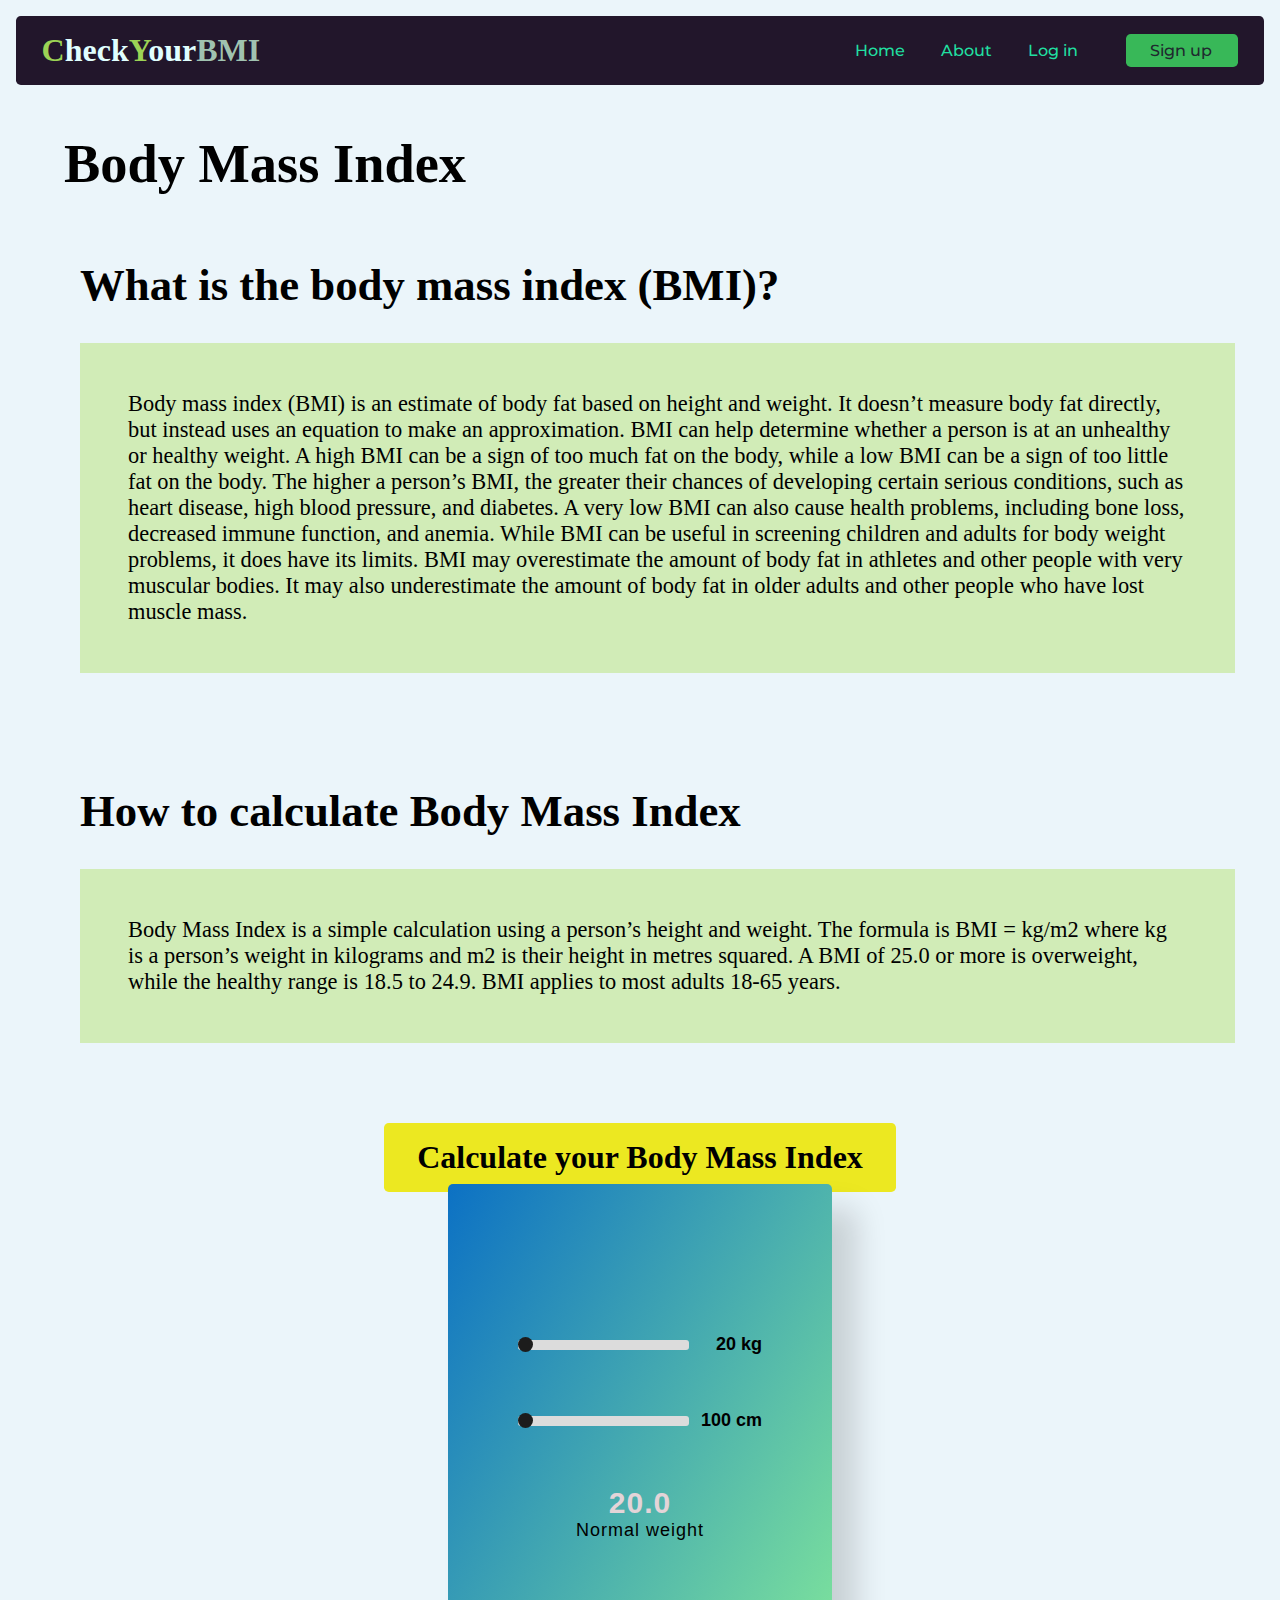
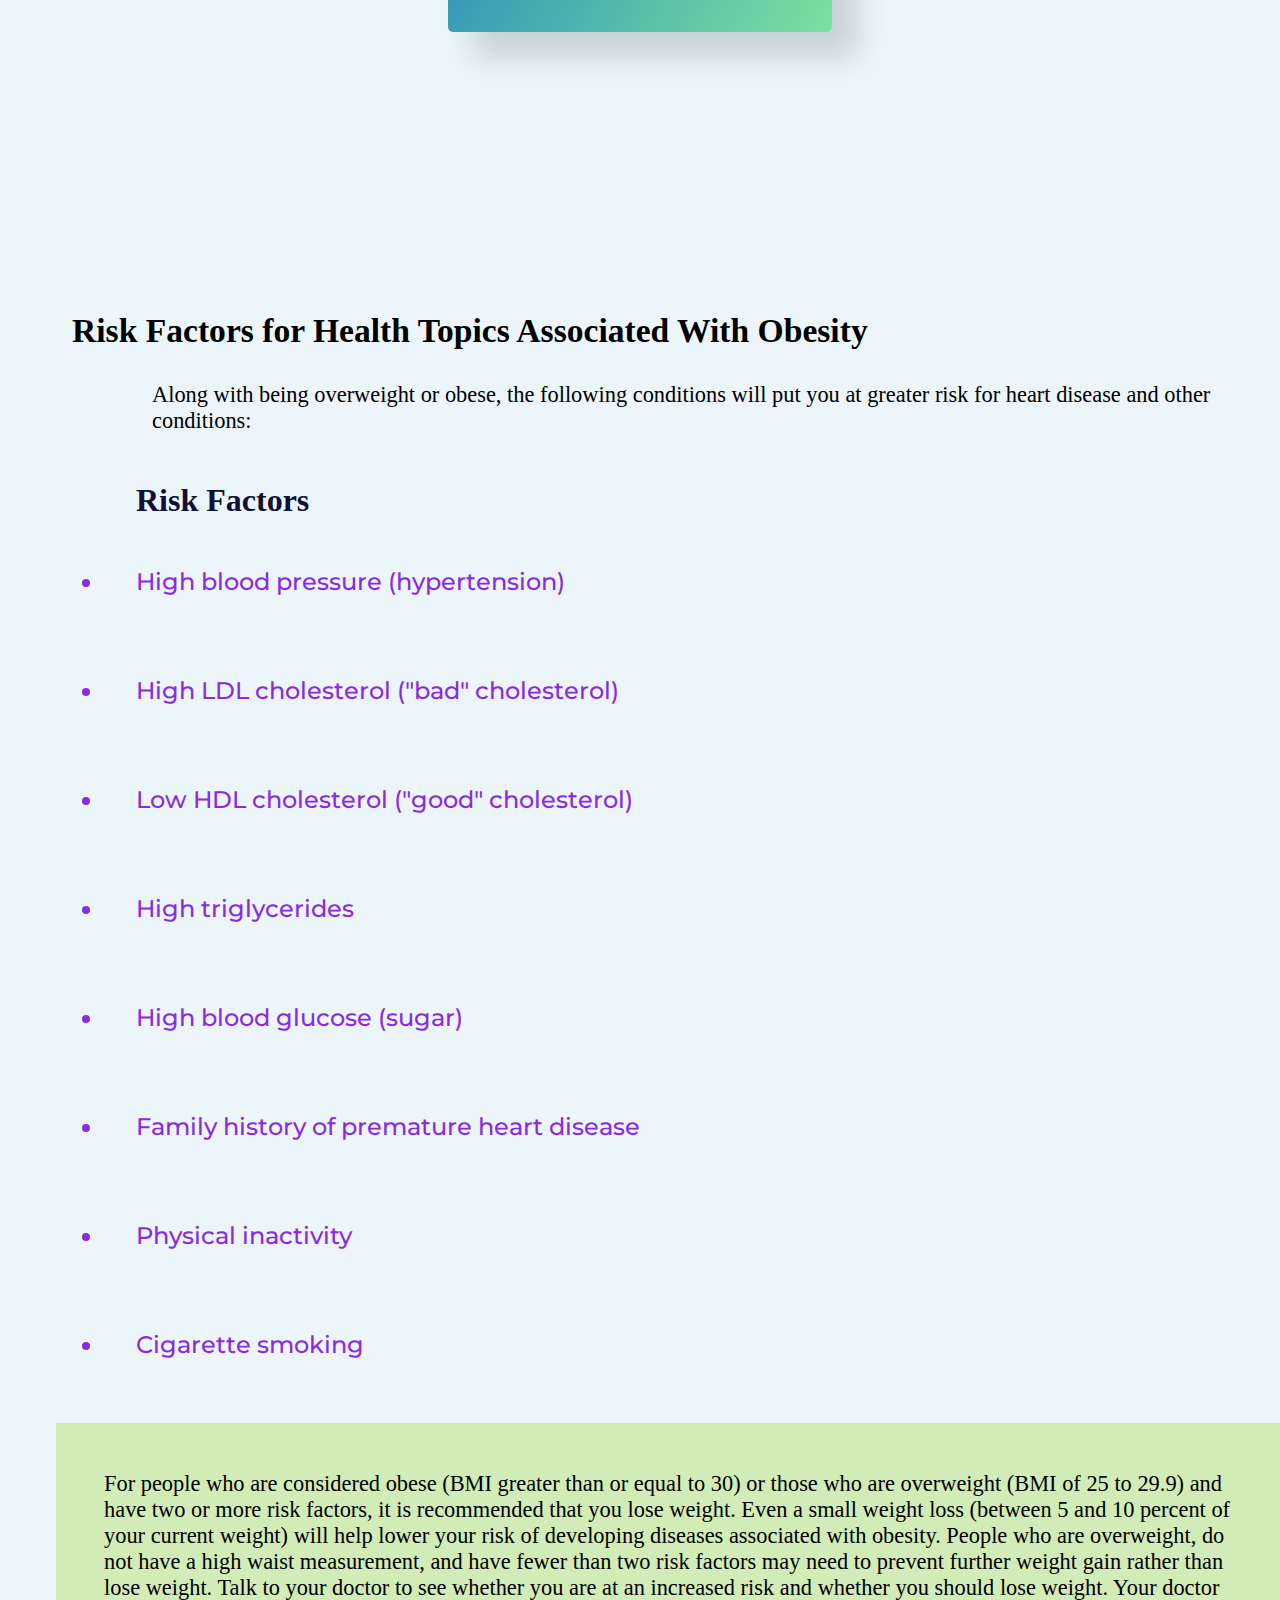
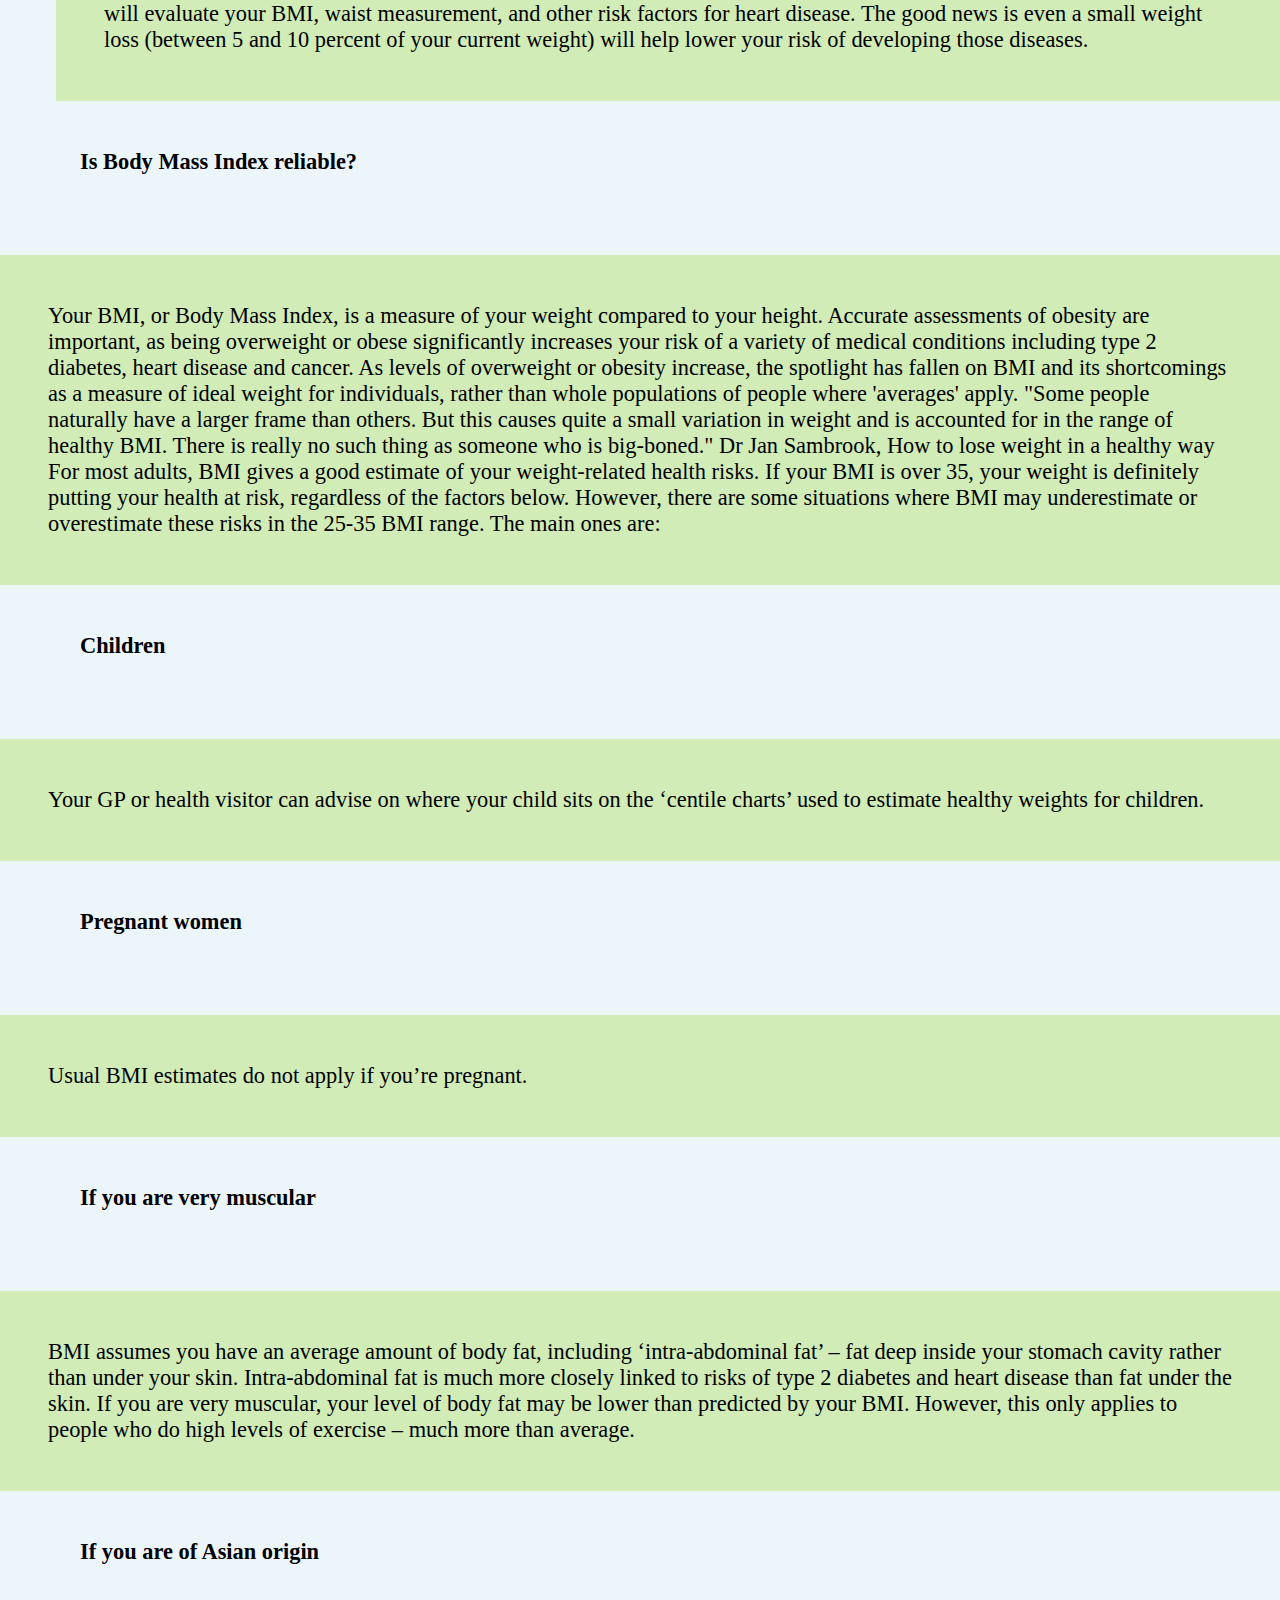
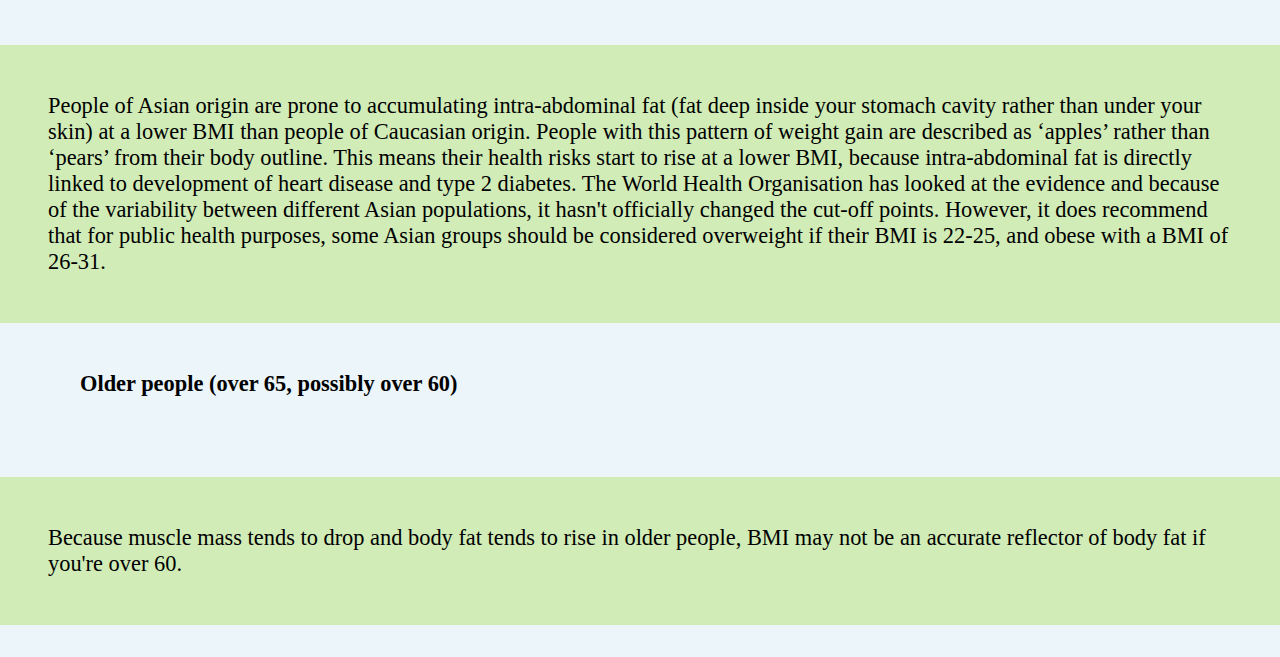
<file: index.html>
<!DOCTYPE html>
<html lang="en">
<head>
    <meta charset="UTF-8">
    <meta http-equiv="X-UA-Compatible" content="IE=edge">
    <meta name="viewport" content="width=device-width, initial-scale=1.0">
    <title>CheckYourBMI</title>
    <link rel="stylesheet" href="style.css">
</head>
<body>
    <header>
        <h1 class="title"><span class="first">C</span>heck<span class="first">Y</span>our<span class="second">BMI</span></h1>
        <nav>
            <ul class="nav_links">
                <li><a href="#">Home</a></li>
                <li><a href="#">About</a></li>
                <li><a href="index1.html">Log in</a></li>
            </ul>
        </nav>
        
        <a class="sign_up" href="index2.html">Sign up</a>
        
    </header>
    <div id="heading">
        <h1>Body Mass Index</h1>
    </div>
    <section class="bmi">
    <h1 class="">What is the body mass index (BMI)?</h1>
    <p class="about">
        Body mass index (BMI) is an estimate of body fat based on height and weight. It doesn’t measure body fat directly, but instead uses an equation to make an approximation. BMI can help determine whether a person is at an unhealthy or healthy weight.

A high BMI can be a sign of too much fat on the body, while a low BMI can be a sign of too little fat on the body. The higher a person’s BMI, the greater their chances of developing certain serious conditions, such as heart disease, high blood pressure, and diabetes. A very low BMI can also cause health problems, including bone loss, decreased immune function, and anemia.

While BMI can be useful in screening children and adults for body weight problems, it does have its limits. BMI may overestimate the amount of body fat in athletes and other people with very muscular bodies. It may also underestimate the amount of body fat in older adults and other people who have lost muscle mass.
    </p>
    </section>
 
 <section class="bmi">
     <h1 >How to calculate Body Mass Index</h1>
     <p class="about">
        Body Mass Index is a simple calculation using a person’s height and weight. The formula is BMI = kg/m2 where kg is a person’s weight in kilograms and m2 is their height in metres squared.

        A BMI of 25.0 or more is overweight, while the healthy range is 18.5 to 24.9. BMI applies to most adults 18-65 years.
     </p>    
 </section>
     <div>
     <h1 class="calculate">Calculate your Body Mass Index</h1>
     <div class="container">
        <div class="row">
            <input type="range" min="20" max="200" value="20" id="weight" oninput="calculate()">
            <span id="weight-val">20 kg</span>
        </div>
        <div class="row">
            <input type="range" min="100" max="250" value="100" id="height" oninput="calculate()">
            <span id="height-val">100 cm</span>
        </div>

        <p id="result">20.0</p>
        <p id="category">Normal weight</p>
    </div>
 </div>   
 </div>

 
 <div id="risk">
     <div id="riskfactor">
    <h2>Risk Factors for Health Topics Associated With Obesity</h2>
    <p id="descrip">Along with being overweight or obese, the following conditions will put you at greater risk for heart disease and other conditions:</p>
 </div> 
 <div id="container">
     <h2 class="factor">Risk Factors</h2>
     <ul class="risklists">
        <a href="https://medlineplus.gov/highbloodpressure.html" target="_blank"><li>High blood pressure (hypertension)</li></a>
         <a href="https://www.webmd.com/heart-disease/ldl-cholesterol-the-bad-cholesterol" target="_blank"><li>High LDL cholesterol ("bad" cholesterol)</li></a>
         <a href="https://www.heartuk.org.uk/genetic-conditions/low-hdl-cholesterol-" target="_blank"><li>Low HDL cholesterol ("good" cholesterol)</li></a>
         <a href="https://medlineplus.gov/triglycerides.html"><li>High triglycerides</li></a>
         <a href="https://www.medicalnewstoday.com/articles/313138"><li>High blood glucose (sugar)</li></a>
         <a href="https://www.heart.org/en/health-topics/consumer-healthcare/what-is-cardiovascular-disease/family-history-and-heart-disease-stroke"><li>Family history of premature heart disease</li></a>
         <a href="https://medlineplus.gov/healthrisksofaninactivelifestyle.html"><li>Physical inactivity</li></a>
         <a href="https://www.sciencedirect.com/topics/medicine-and-dentistry/cigarette-smoking"><li>Cigarette smoking</li></a>
     </ul>
     <p class="about">
        For people who are considered obese (BMI greater than or equal to 30) or those who are overweight (BMI of 25 to 29.9) and have two or more risk factors, it is recommended that you lose weight. Even a small weight loss (between 5 and 10 percent of your current weight) will help lower your risk of developing diseases associated with obesity. People who are overweight, do not have a high waist measurement, and have fewer than two risk factors may need to prevent further weight gain rather than lose weight.

        Talk to your doctor to see whether you are at an increased risk and whether you should lose weight. Your doctor will evaluate your BMI, waist measurement, and other risk factors for heart disease.
        
        The good news is even a small weight loss (between 5 and 10 percent of your current weight) will help lower your risk of developing those diseases.
     </p>
 </div>

 <div class="reliable">
<h2 class="bmi">
    Is Body Mass Index reliable?
</h2>
<p class="about">Your BMI, or Body Mass Index, is a measure of your weight compared to your height. Accurate assessments of obesity are important, as being overweight or obese significantly increases your risk of a variety of medical conditions including type 2 diabetes, heart disease and cancer. As levels of overweight or obesity increase, the spotlight has fallen on BMI and its shortcomings as a measure of ideal weight for individuals, rather than whole populations of people where 'averages' apply.

"Some people naturally have a larger frame than others. But this causes quite a small variation in weight and is accounted for in the range of healthy BMI. There is really no such thing as someone who is big-boned." Dr Jan Sambrook, How to lose weight in a healthy way

For most adults, BMI gives a good estimate of your weight-related health risks. If your BMI is over 35, your weight is definitely putting your health at risk, regardless of the factors below. However, there are some situations where BMI may underestimate or overestimate these risks in the 25-35 BMI range. The main ones are:
</p>

<h3 class="bmi">Children</h3>
<p class="about">
Your GP or health visitor can advise on where your child sits on the ‘centile charts’ used to estimate healthy weights for children.
</p>


<h3 class="bmi">Pregnant women</h3>
<p class="about">
Usual BMI estimates do not apply if you’re pregnant.
</p>

<h3 class="bmi">If you are very muscular</h3>
<p class="about">
BMI assumes you have an average amount of body fat, including ‘intra-abdominal fat’ – fat deep inside your stomach cavity rather than under your skin. Intra-abdominal fat is much more closely linked to risks of type 2 diabetes and heart disease than fat under the skin.


If you are very muscular, your level of body fat may be lower than predicted by your BMI. However, this only applies to people who do high levels of exercise – much more than average.
</p>

<h3 class="bmi">If you are of Asian origin</h3>
<p class="about">
People of Asian origin are prone to accumulating intra-abdominal fat (fat deep inside your stomach cavity rather than under your skin) at a lower BMI than people of Caucasian origin. People with this pattern of weight gain are described as ‘apples’ rather than ‘pears’ from their body outline. This means their health risks start to rise at a lower BMI, because intra-abdominal fat is directly linked to development of heart disease and type 2 diabetes.

The World Health Organisation has looked at the evidence and because of the variability between different Asian populations, it hasn't officially changed the cut-off points. However, it does recommend that for public health purposes, some Asian groups should be considered overweight if their BMI is 22-25, and obese with a BMI of 26-31.
</p>

<h3 class="bmi">Older people (over 65, possibly over 60)</h3>
<p class="about">
Because muscle mass tends to drop and body fat tends to rise in older people, BMI may not be an accurate reflector of body fat if you're over 60.
</p>
 </div>
</div>
 
 <script src="script.js"></script>
</body>
</html>
</file>
<file: style.css>
@import url('https://fonts.googleapis.com/css2?family=Montserrat:wght@500&display=swap');

*{
    box-sizing:border-box;
    margin: 0;
    padding: 0;
    
}

body{
    background-color: #ebf5fa;
}
li,a,button{
    font-family: "Montserrat", sans-serif;
    font-weight:500;
    font-size: 1rem;
    text-decoration: none;
    color:rgb(33, 223, 160);
}

header {
    display: flex;
    justify-content: flex-end;
    align-items: center;
    padding: 1rem 2%;
    background-color: rgb(34, 22, 43);
    margin: 1rem 1rem; 
    border-radius: .3rem;
    
}
.title{
    cursor: pointer;
    color:lightcyan;
    margin-right: auto;
}
.nav_links {
    list-style: none;
    margin: 0 2rem;
}
.nav_links li{
    display: inline-block;
    padding: 0 1rem;
}

.nav_links li a{
    transition: all 0.3s ease 0s;
    margin: 0 0;
}

.nav_links li a:hover {
    color: rgba(147, 159, 228, 0.7);
}

.sign_up{
    margin-left: 0rem;
    padding: .45rem 1.5rem;
    width: 7rem;
    background-color: rgb(56, 184, 88);
    color:rgb(31, 41, 46);
    border: none;
    border-radius: .3rem;
    cursor: pointer;
    transition: all 0.3s ease 0s;
}

.sign_up:hover {
    background-color:rgb(19, 128, 28);
}
.first{
    color:rgb(156, 211, 85);
}

.second{
    color:rgba(179, 219, 195, 0.877);
}



*,
*:before,
*:after{
    padding: 0;
    margin: 0;
    box-sizing: border-box;
}


.container{
    background-color: #ffffff;
    padding: 150px 70px;
    width: 30%;
    height: 28rem;
    min-width: 300px;
    position: absolute;
    transform: translate(-50%,-50%);
    top: 88rem;
    left: 50%;
    border-radius: 5px;
    font-family: 'Poppins',sans-serif;
    box-shadow: 25px 25px 30px rgba(0,0,0,0.15);
    background: rgb(34,116,195);
background: linear-gradient(120deg, rgb(12, 113, 196) 0%, rgb(123, 224, 157) 100%);}
.row{
    display: flex;
    align-items: center;
    justify-content: space-between;
    margin-bottom: 55px;
}
.row span{
    font-weight: 700;
    font-size: large;
}
input[type="range"]{
    width: 70%;
    height: 10px;
    -webkit-appearance: none;
    appearance: none;
    background-color: #dcdcdc;
    border-radius: 3px;
    outline: none;
}
input[type="range"]::-webkit-slider-thumb{
    -webkit-appearance: none;
    appearance: none;
    height: 15px;
    width: 15px;
    background-color: #1c1c1c;
    border-radius: 50%;
    cursor: pointer;
}
#result{
    font-size: 30px;
    font-weight: 700;
    letter-spacing: 1px;
    text-align: center;
    color: #e4d4d8;
}
#category{
    font-size: 18px;
    text-align: center;
    letter-spacing: 1px;
}

#heading {
    font-size: 1.7rem;
    margin: 2rem 1rem 2rem 4rem;
    padding: 1rem 0 1rem 0;
    
}

.bmi{
    font-size: 1.4rem;
    margin: 1rem 2em 0 5rem;
    padding: 1rem 0 3rem 0;
    
}

.about{
    background-color:rgb(209, 236, 183);
    margin: 2rem 0;
    padding: 3rem ;
    font-size: 1.4rem;

}
#riskfactor{
    margin: 45rem 0 3rem 4.5rem;
    font-size: 1.4rem;
}

#container{
     margin-left: 2rem;
     padding-left: 1.5rem
}

.factor{
    margin: 2rem 0 1rem 5rem;
    font-size: 2rem;
    color:rgb(16, 16, 56);
}

#container li {
    color:blueviolet;
    font-size: 1.5rem;
    margin: 1rem 0 0 3rem;
    padding: 2rem; 
}

.calculate {
    text-align: center;
    margin-left:30%;
    width: 40%;
    border-radius: .3rem;
    padding: 1rem;
    background-color: rgb(236, 232, 33);
}

#descrip{
    margin: 2rem;
    padding-left: 3rem;
}
</file>
